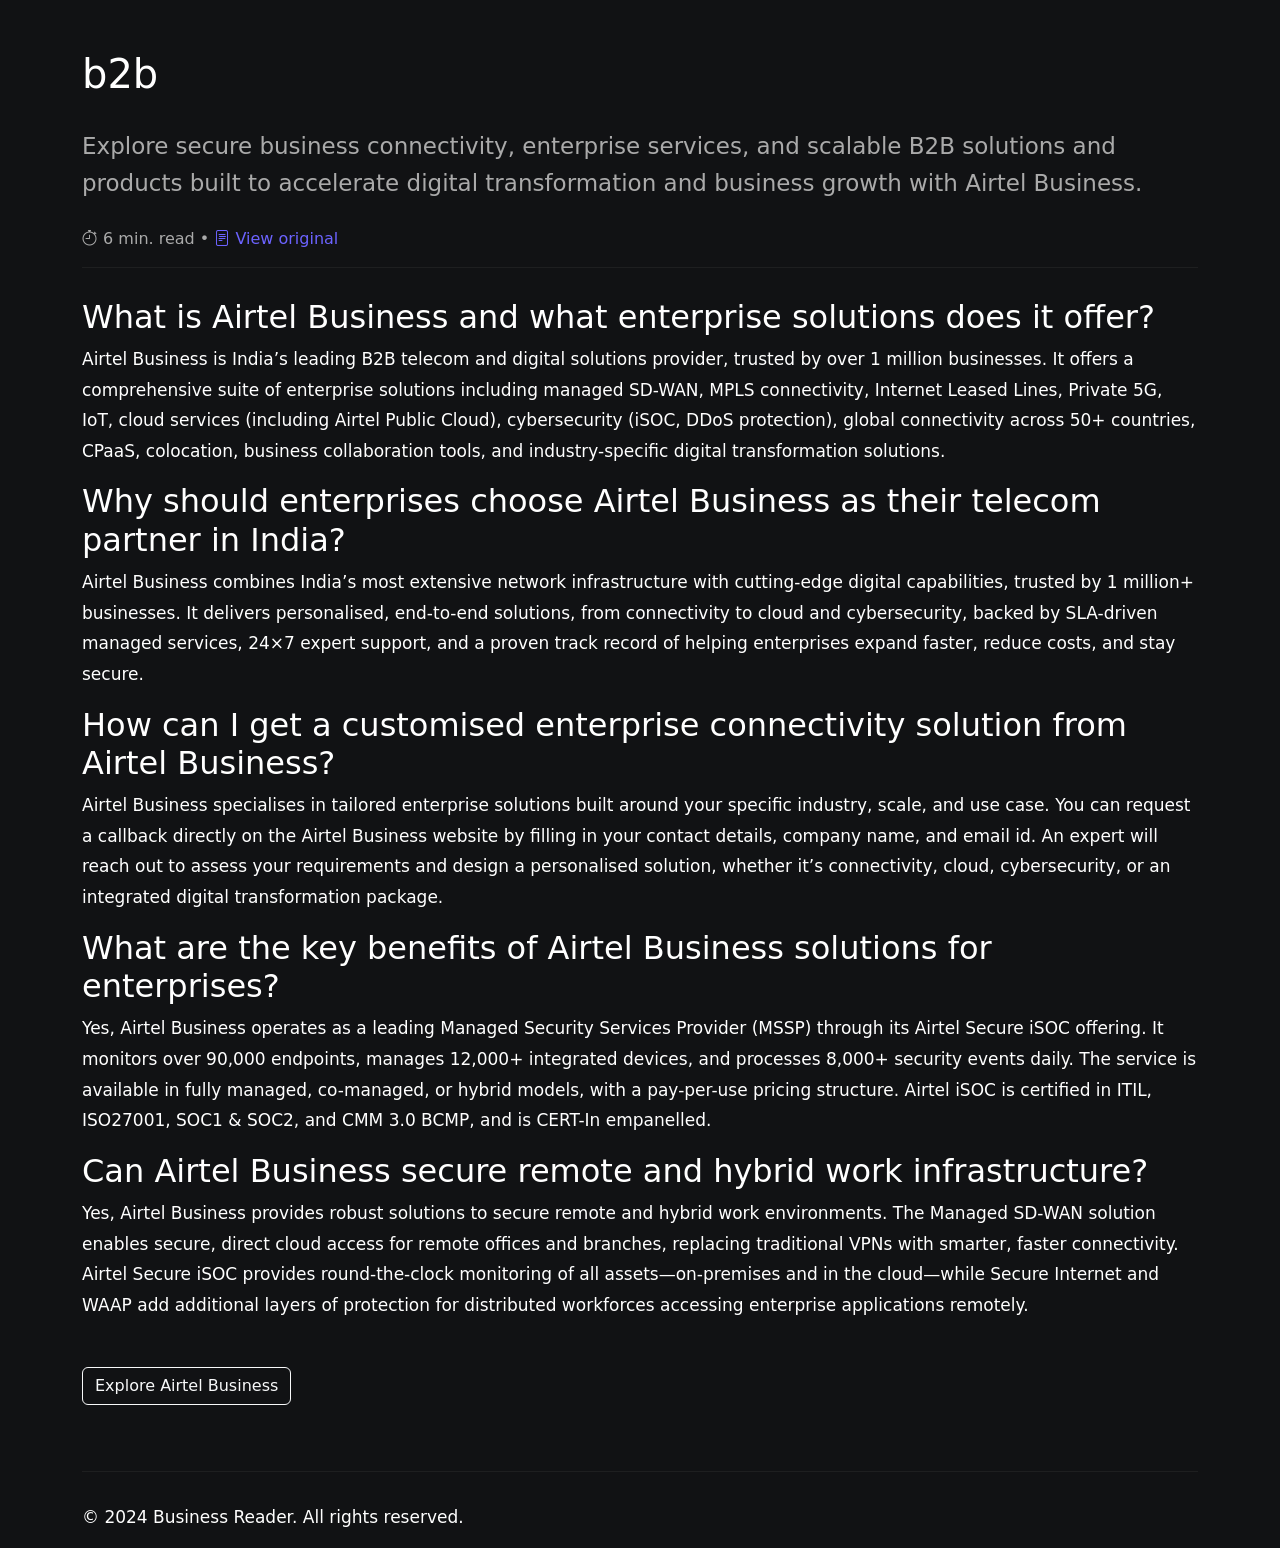
<file: business-reader.html>
<!DOCTYPE html>
<html lang="en">

<head>
    <meta charset="UTF-8">
    <meta name="viewport" content="width=device-width, initial-scale=1.0">
    <title>Airtel Business - b2b </title>
    <link href="https://cdn.jsdelivr.net/npm/bootstrap@5.3.3/dist/css/bootstrap.min.css" rel="stylesheet">
    <link rel="stylesheet" href="https://cdn.jsdelivr.net/npm/bootstrap-icons@1.13.1/font/bootstrap-icons.min.css">
    <link rel="stylesheet" href="business-reader.css">
</head>

<body>
    <header>
        <div class="container">
            <h1>b2b</h1>
            <p class="intro">
                Explore secure business connectivity, enterprise services, and scalable B2B solutions and products built
                to accelerate digital transformation and business growth with Airtel Business.
            </p>
            <div class="info">
                <span>
                    <i class="bi bi-stopwatch"></i>
                    6 min. read
                </span>

                <span class="separator">•</span>

                <a href="business.html">
                    <i class="bi bi-file-text"></i>
                    View original
                </a>
                <hr>
            </div>
        </div>
    </header>
    <section>
        <div class="container">
            <div class="row">
                <div class="col-12 col-8 col-6">
                    <h2>What is Airtel Business and what enterprise solutions does it offer?</h2>
                    <p>Airtel Business is India’s leading B2B telecom and digital solutions provider, trusted by over 1
                        million businesses. It offers a comprehensive suite of enterprise solutions including managed
                        SD-WAN, MPLS connectivity, Internet Leased Lines, Private 5G, IoT, cloud services (including
                        Airtel Public Cloud), cybersecurity (iSOC, DDoS protection), global connectivity across 50+
                        countries, CPaaS, colocation, business collaboration tools, and industry-specific digital
                        transformation solutions.</p>
                    <h2>Why should enterprises choose Airtel Business as their telecom partner in India?</h2>
                    <p>Airtel Business combines India’s most extensive network infrastructure with cutting-edge digital
                        capabilities, trusted by 1 million+ businesses. It delivers personalised, end-to-end solutions,
                        from connectivity to cloud and cybersecurity, backed by SLA-driven managed services, 24×7 expert
                        support, and a proven track record of helping enterprises expand faster, reduce costs, and stay
                        secure.</p>
                    <h2>How can I get a customised enterprise connectivity solution from Airtel Business?</h2>
                    <p>Airtel Business specialises in tailored enterprise solutions built around your specific industry,
                        scale, and use case. You can request a callback directly on the Airtel Business website by
                        filling in your contact details, company name, and email id. An expert will reach out to assess
                        your requirements and design a personalised solution, whether it’s connectivity, cloud,
                        cybersecurity, or an integrated digital transformation package.</p>
                    <h2>What are the key benefits of Airtel Business solutions for enterprises?</h2>
                    <p>Yes, Airtel Business operates as a leading Managed Security Services Provider (MSSP) through its
                        Airtel Secure iSOC offering. It monitors over 90,000 endpoints, manages 12,000+ integrated
                        devices, and processes 8,000+ security events daily. The service is available in fully managed,
                        co-managed, or hybrid models, with a pay-per-use pricing structure. Airtel iSOC is certified in
                        ITIL, ISO27001, SOC1 & SOC2, and CMM 3.0 BCMP, and is CERT-In empanelled.</p>
                    <h2>Can Airtel Business secure remote and hybrid work infrastructure?</h2>
                    <p>Yes, Airtel Business provides robust solutions to secure remote and hybrid work environments. The
                        Managed SD-WAN solution enables secure, direct cloud access for remote offices and branches,
                        replacing traditional VPNs with smarter, faster connectivity. Airtel Secure iSOC provides
                        round-the-clock monitoring of all assets—on-premises and in the cloud—while Secure Internet and
                        WAAP add additional layers of protection for distributed workforces accessing enterprise
                        applications remotely.</p>
                </div>
            </div>
        </div>
    </section>
    <footer>
        <div class="container">
            <div class="row">
                <div class="col">
                    <button type="button" class="btn btn-outline-light" onclick="window.location.href='business.html'">Explore Airtel Business</button>
                    <hr>
                    <p>&copy; 2024 Business Reader. All rights reserved.</p>
                </div>
            </div>
        </div>
    </footer>
    <script src="https://cdn.jsdelivr.net/npm/bootstrap@5.3.3/dist/js/bootstrap.bundle.min.js"></script>
</body>

</html>
</file>
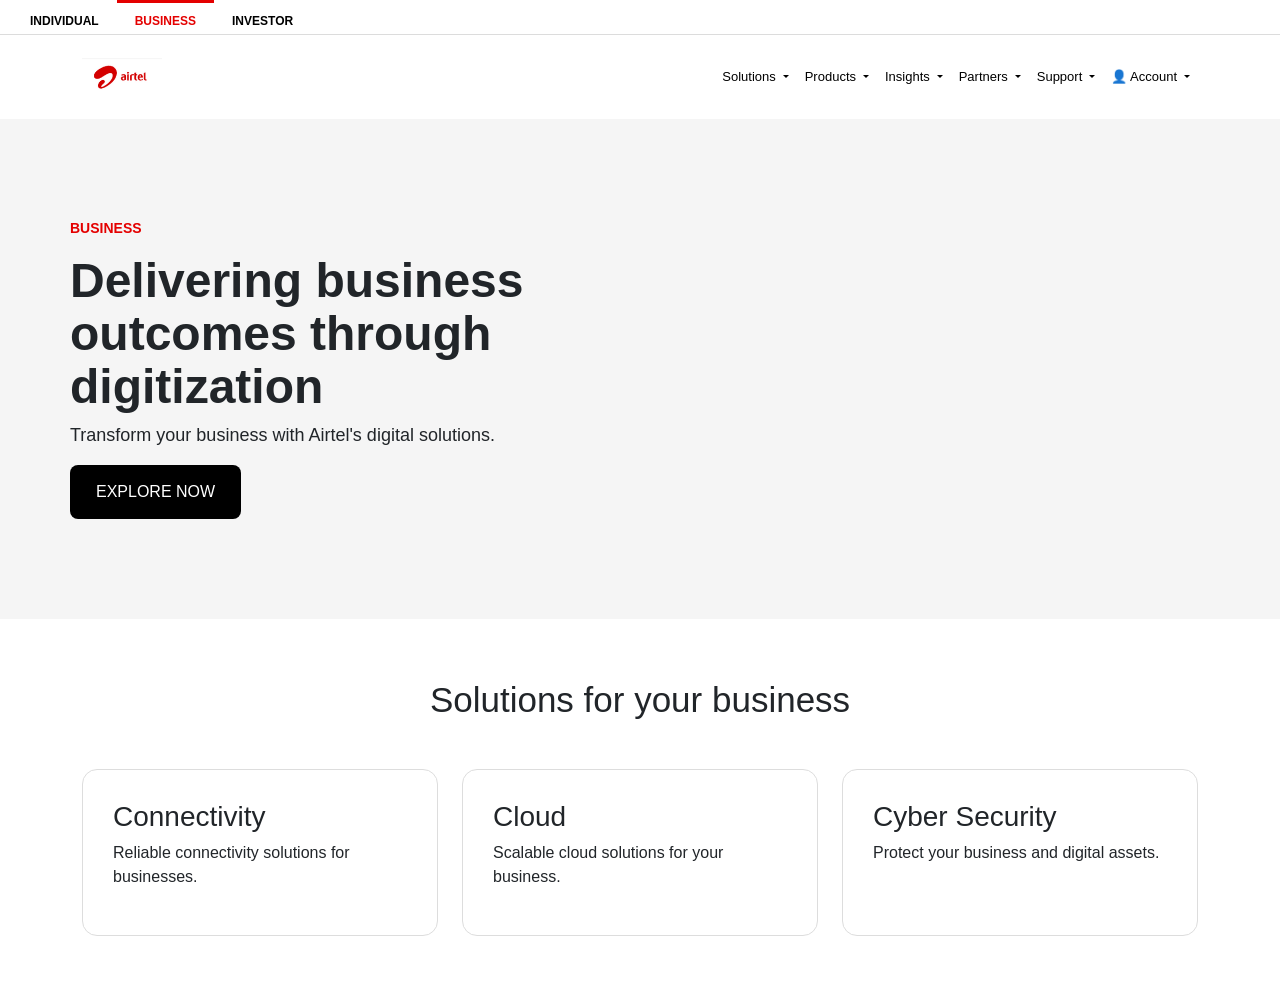
<file: business.html>
<!DOCTYPE html>
<html lang="en">

<head>
    <meta charset="UTF-8">
    <meta name="viewport" content="width=device-width, initial-scale=1.0">

    <title>Airtel Business</title>

    <!-- Bootstrap CSS -->
    <link href="https://cdn.jsdelivr.net/npm/bootstrap@5.3.3/dist/css/bootstrap.min.css" rel="stylesheet">

    <!-- Your CSS -->
    <link rel="stylesheet" href="business.css">
</head>

<body>

    <div id="content">


        <div id="top">

            <div class="container-fluid">

                <ul class="nav">

                    <li class="nav-item">
                        <a class="nav-link"
                           href="index.html">
                            INDIVIDUAL
                        </a>
                    </li>

                    <li class="nav-item">
                        <a class="nav-link active"
                           href="business.html">
                            BUSINESS
                        </a>
                    </li>

                    <li class="nav-item">
                        <a class="nav-link"
                           href="#">
                            INVESTOR
                        </a>
                    </li>

                </ul>

            </div>

        </div>



        <nav class="navbar navbar-expand-lg bg-white">

            <div class="container">


                <a class="navbar-brand" href="#">

                    <img src="airtel.png"
                         alt="Airtel Logo"
                         width="80">

                </a>



                <button class="navbar-toggler"
                        type="button"
                        data-bs-toggle="collapse"
                        data-bs-target="#mainMenu">

                    <span class="navbar-toggler-icon"></span>

                </button>



                <div class="collapse navbar-collapse" id="mainMenu">

                    <ul class="navbar-nav ms-auto">



                        <li class="nav-item dropdown">

                            <a class="nav-link dropdown-toggle"
                               href="#"
                               data-bs-toggle="dropdown">

                                Solutions

                            </a>

                            <ul class="dropdown-menu">

                                <li>
                                    <a class="dropdown-item" href="#">
                                        Wi-Fi Bill Payment
                                    </a>
                                </li>

                            </ul>

                        </li>



                        <li class="nav-item dropdown">

                            <a class="nav-link dropdown-toggle"
                               href="#"
                               data-bs-toggle="dropdown">

                                Products

                            </a>

                            <ul class="dropdown-menu">

                                <li>
                                    <a class="dropdown-item" href="#">
                                        Port to Postpaid
                                    </a>
                                </li>

                            </ul>

                        </li>



                        <li class="nav-item dropdown">

                            <a class="nav-link dropdown-toggle"
                               href="#"
                               data-bs-toggle="dropdown">

                                Insights

                            </a>

                            <ul class="dropdown-menu">

                                <li>
                                    <a class="dropdown-item" href="#">
                                        Recharge
                                    </a>
                                </li>

                            </ul>

                        </li>



                        <li class="nav-item dropdown">

                            <a class="nav-link dropdown-toggle"
                               href="#"
                               data-bs-toggle="dropdown">

                                Partners

                            </a>

                            <ul class="dropdown-menu">

                                <li>
                                    <a class="dropdown-item" href="#">
                                        DTH Recharge
                                    </a>
                                </li>

                            </ul>

                        </li>



                        <li class="nav-item dropdown">

                            <a class="nav-link dropdown-toggle"
                               href="#"
                               data-bs-toggle="dropdown">

                                Support

                            </a>

                            <ul class="dropdown-menu">

                                <li>
                                    <a class="dropdown-item" href="#">
                                        💬 Chat or Raise a Complaint
                                    </a>
                                </li>

                                <li>
                                    <a class="dropdown-item" href="#">
                                        🔍 Find Nearby Store
                                    </a>
                                </li>

                                <li>
                                    <a class="dropdown-item" href="#">
                                        ➡️ Explore Airtel App
                                    </a>
                                </li>

                            </ul>

                        </li>



                        <li class="nav-item dropdown">

                            <a class="nav-link dropdown-toggle"
                               href="#"
                               data-bs-toggle="dropdown">

                                👤 Account

                            </a>

                            <ul class="dropdown-menu">

                                <li>
                                    <a class="dropdown-item"
                                       href="login.html">
                                        📱 Login
                                    </a>
                                </li>

                                <li>
                                    <a class="dropdown-item" href="#">
                                        ₹ Recharge
                                    </a>
                                </li>

                                <li>
                                    <a class="dropdown-item" href="#">
                                        🔔 DND? Report Now
                                    </a>
                                </li>

                            </ul>

                        </li>

                    </ul>

                </div>

            </div>

        </nav>



        <section class="business-hero">

            <div class="container">

                <div class="row align-items-center">

                    <div class="col-lg-7 hero-text">

                        <p class="business-label">
                            BUSINESS
                        </p>

                        <h1>
                            Delivering business outcomes through digitization
                        </h1>

                        <p>
                            Transform your business with Airtel's digital solutions.
                        </p>

                        <button class="btn explore-btn">
                            EXPLORE NOW
                        </button>

                    </div>

                </div>

            </div>

        </section>



        <section class="business-section">

            <div class="container">

                <h2 class="text-center">
                    Solutions for your business
                </h2>


                <div class="row g-4 mt-4">



                    <div class="col-md-4">

                        <div class="business-card h-100">

                            <h3>
                                Connectivity
                            </h3>

                            <p>
                                Reliable connectivity solutions for businesses.
                            </p>

                        </div>

                    </div>



                    <div class="col-md-4">

                        <div class="business-card h-100">

                            <h3>
                                Cloud
                            </h3>

                            <p>
                                Scalable cloud solutions for your business.
                            </p>

                        </div>

                    </div>



                    <div class="col-md-4">

                        <div class="business-card h-100">

                            <h3>
                                Cyber Security
                            </h3>

                            <p>
                                Protect your business and digital assets.
                            </p>

                        </div>

                    </div>

                </div>

            </div>

        </section>

    </div>



    <script src="https://cdn.jsdelivr.net/npm/bootstrap@5.3.3/dist/js/bootstrap.bundle.min.js"></script>

    </script>

</body>

</html>
</file>
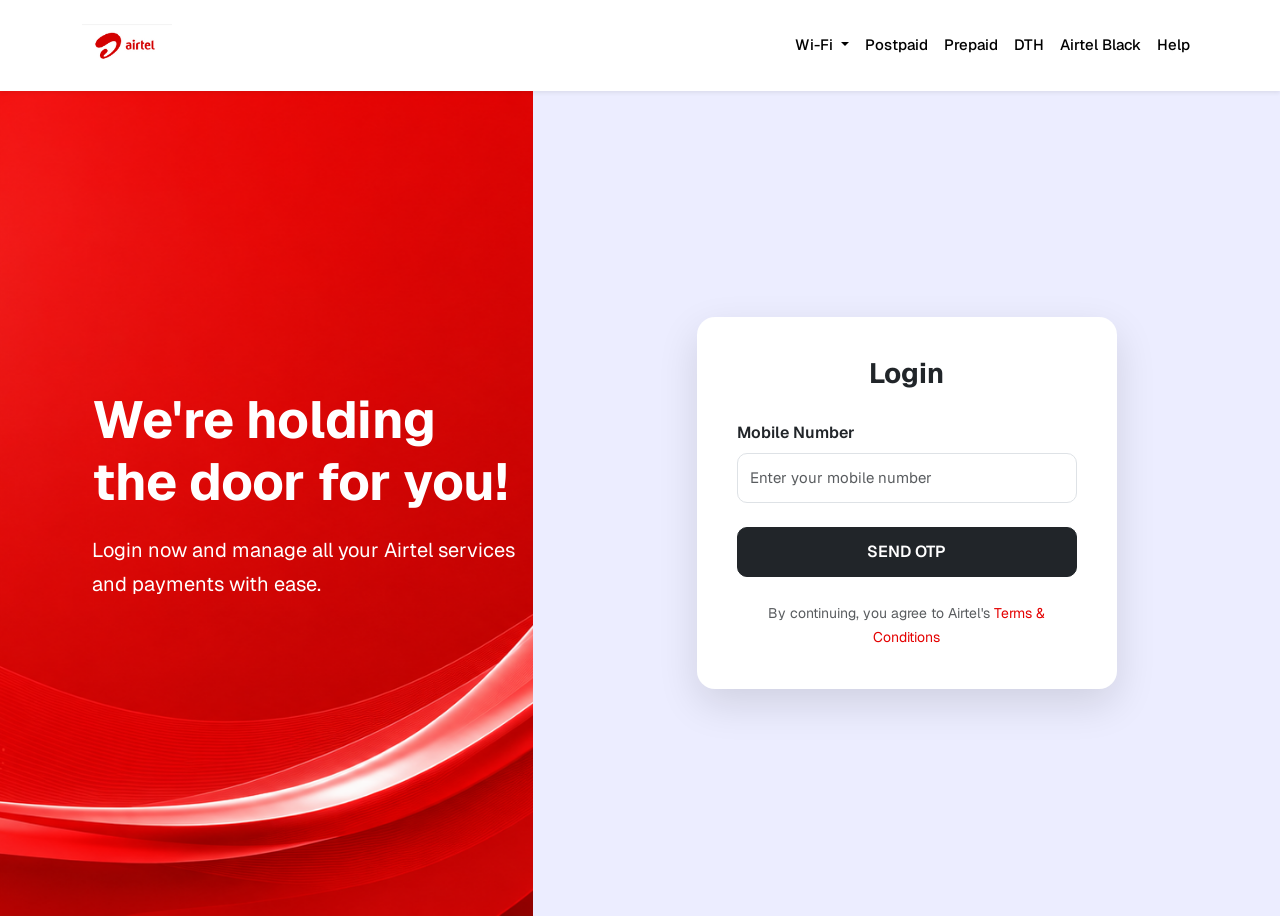
<file: login.html>
<!DOCTYPE html>
<html lang="en">

<head>
    <meta charset="UTF-8">
    <meta name="viewport" content="width=device-width, initial-scale=1.0">
    <title>Airtel Login</title>


    <link href="https://cdn.jsdelivr.net/npm/bootstrap@5.3.8/dist/css/bootstrap.min.css" rel="stylesheet">


    <link rel="preconnect" href="https://fonts.googleapis.com">
    <link rel="preconnect" href="https://fonts.gstatic.com" crossorigin>
    <link href="https://fonts.googleapis.com/css2?family=Geist:wght@100..900&display=swap" rel="stylesheet">


    <link rel="stylesheet" href="https://cdn.jsdelivr.net/npm/bootstrap-icons@1.13.1/font/bootstrap-icons.min.css">

    <link rel="stylesheet" href="login.css">
</head>

<body>

    <!-- Navbar -->

    <nav class="navbar navbar-expand-lg navbar-light bg-white shadow-sm">
        <div class="container">

            <a class="navbar-brand" href="#">
                <img src="airtel.png" alt="Airtel Logo">
            </a>

            <button class="navbar-toggler" type="button" data-bs-toggle="collapse" data-bs-target="#navbarNav">

                <span class="navbar-toggler-icon"></span>

            </button>

            <div class="collapse navbar-collapse" id="navbarNav">

                <ul class="navbar-nav ms-auto">

                    <li class="nav-item dropdown">
                        <a class="nav-link dropdown-toggle" href="#" data-bs-toggle="dropdown">
                            Wi-Fi
                        </a>
                        <ul class="dropdown-menu">
                            <li><a class="dropdown-item" href="#">Wi-Fi Bill Payment</a></li>
                            <li><a class="dropdown-item" href="#">Wi-Fi Plans</a></li>
                            <li><a class="dropdown-item" href="#">New Connection</a></li>
                        </ul>
                    </li>

                    <li class="nav-item">
                        <a class="nav-link" href="#">Postpaid</a>
                    </li>

                    <li class="nav-item">
                        <a class="nav-link" href="#">Prepaid</a>
                    </li>

                    <li class="nav-item">
                        <a class="nav-link" href="#">DTH</a>
                    </li>

                    <li class="nav-item">
                        <a class="nav-link" href="#">Airtel Black</a>
                    </li>

                    <li class="nav-item">
                        <a class="nav-link" href="#">Help</a>
                    </li>

                </ul>

            </div>

        </div>
    </nav>

    <!-- Login Section -->

    <section class="login-page">

        <div class="container-fluid">

            <div class="row">

                <!-- Left -->

                <div class="col-lg-5 login-left d-flex align-items-center">

                    <div class="login-content">

                        <h1>
                            We're holding the door for you!
                        </h1>

                        <p>
                            Login now and manage all your Airtel services and payments with ease.
                        </p>

                    </div>

                </div>

                <!-- Right -->

                <div class="col-lg-7 login-right d-flex justify-content-center align-items-center">

                    <div class="card login-card">

                        <h3>Login</h3>

                        <form>

                            <div class="mb-4">

                                <label class="form-label">
                                    Mobile Number
                                </label>

                                <input type="tel" class="form-control" placeholder="Enter your mobile number">

                            </div>

                            <button class="btn btn-dark w-100">
                                SEND OTP
                            </button>

                        </form>

                        <div class="text-center mt-4">

                            <small class="text-muted">

                                By continuing, you agree to Airtel's

                                <a href="#">Terms & Conditions</a>

                            </small>

                        </div>

                    </div>

                </div>

            </div>

        </div>

    </section>

    <!-- Bootstrap JS -->

    <script src="https://cdn.jsdelivr.net/npm/bootstrap@5.3.8/dist/js/bootstrap.bundle.min.js"></script>

</body>

</html>
</file>
<file: business-reader.css>
body{
    background-color:#111214;
    color:white;
}
h1{
    margin-top:50px;
    margin-bottom: 30px;
    font-size: 40px;
}
.intro{
    color: #aaa;   
    font-size: 23px;
    line-height: 1.6; 
}
.info{
    color:#aaa;
    margin-top: 25px;
    margin-bottom: 25px;
}
.info a{
    color:#6c63ff;
    text-decoration: none;
}
hr{
    border-color: #444;
    margin-bottom: 30px;
    line-height: 2;
}
h3{
    font-size: 23px;
    margin-top: 20px;
}
p{
    font-size: 17px;
    line-height: 1.8;
}
.btn{
    margin-top: 30px;
    margin-bottom:50px;
}
</file>
<file: business.css>
body {
    margin: 0;
    padding: 0;
    font-family: Arial, sans-serif;
}


/* TOP HEADER */

#top {
    height: 35px;
    border-bottom: 1px solid #dcdcdc;
}


/* TOP HEADER LINKS */

#top .nav-link {
    color: black;
    font-size: 12px;
    font-weight: bold;
    padding: 9px 18px;
    border-top: 3px solid transparent;
}


/* ACTIVE BUSINESS */

#top .nav-link.active {
    color: #e40000;
    border-top: 3px solid #e40000;
}


/* HOVER */

#top .nav-link:hover {
    color: #e40000;
    border-top: 3px solid #e40000;
}


/* MAIN NAVBAR */

.navbar {
    min-height: 70px;
}


/* LOGO */

.navbar-brand img {
    height: auto;
}


/* MENU */

.navbar .nav-link {
    color: black;
    font-size: 13px;
    padding: 24px 18px;
}


/* MENU HOVER */

.navbar .nav-link:hover {
    color: #e40000;
}


/* DROPDOWN */

.dropdown-menu {
    border-radius: 12px;
    box-shadow: 0 8px 20px rgba(0, 0, 0, .15);
    border: 1px solid #dcdcdc;
}


/* DROPDOWN ITEMS */

.dropdown-item {
    font-size: 12px;
    padding: 10px 15px;
}


/* DROPDOWN HOVER */

.dropdown-item:hover {
    color: #e40000;
    background: #f5f5f5;
}


/* HERO */

.business-hero {
    min-height: 500px;
    background: #f5f5f5;

    display: flex;
    align-items: center;
}


/* HERO TEXT */

.hero-text {
    padding: 60px 0;
}


.business-label {
    font-size: 14px;
    font-weight: bold;
    color: #e40000;
}


.hero-text h1 {
    font-size: 48px;
    line-height: 1.1;
    font-weight: bold;
}


.hero-text > p:not(.business-label) {
    font-size: 18px;
}


/* BUTTON */

.explore-btn {
    background: black;
    color: white;

    padding: 14px 25px;

    border-radius: 8px;
}


.explore-btn:hover {
    background: #e40000;
    color: white;
}


/* BUSINESS SECTION */

.business-section {
    padding: 60px 0;
}


.business-section h2 {
    font-size: 35px;
}


/* BUSINESS CARD */

.business-card {
    padding: 30px;

    border: 1px solid #ddd;

    border-radius: 15px;

    background: white;

    transition: 0.3s;
}


/* CARD HOVER */

.business-card:hover {
    border-color: #e40000;

    box-shadow: 0 8px 20px rgba(0, 0, 0, .1);
}
</file>
<file: login.css>
* {
    margin: 0;
    padding: 0;
    box-sizing: border-box;
}

body {
    font-family: "Geist", sans-serif;
    background: #fff;
}

.navbar {
    background: #fff;
    min-height: 75px;
    box-shadow: 0 2px 8px rgba(0, 0, 0, .08);
}

.navbar-brand img {
    height: 42px;
    width: auto;
}

.navbar-nav .nav-link {
    color: #000;
    font-size: 15px;
    font-weight: 500;
    padding: 26px 12px;
}

.navbar-nav .nav-link:hover {
    color: #e40000;
}

.dropdown-menu {
    border: none;
    border-radius: 12px;
    box-shadow: 0 10px 25px rgba(0, 0, 0, .15);
}

.dropdown-item {
    padding: 12px 18px;
}

.dropdown-item:hover {
    background: #fff5f5;
    color: #e40000;
}

.login-page {
    margin-top: 0;
}

.login-left {
    min-height: calc(100vh - 75px);
    background: url("left.png") center center/cover no-repeat;
    color: #fff;
}

.login-content {
    max-width: 450px;
    margin-left: 80px;
}

.login-content h1 {
    font-size: 52px;
    font-weight: 700;
    line-height: 1.2;
    margin-bottom: 20px;
}

.login-content p {
    font-size: 20px;
    line-height: 1.7;
}

.login-right {
    min-height: calc(100vh - 75px);
    background: #ECEDFF;
}

.login-card {
    width: 100%;
    max-width: 420px;
    border: none;
    border-radius: 18px;
    padding: 40px;
    background: #fff;
    box-shadow: 0 15px 40px rgba(0, 0, 0, .12);
}

.login-card h3 {
    text-align: center;
    font-weight: 700;
    margin-bottom: 30px;
}

.form-label {
    font-weight: 600;
    margin-bottom: 8px;
}

.form-control {
    height: 50px;
    border-radius: 10px;
    font-size: 15px;
    box-shadow: none;
}

.form-control:focus {
    border-color: #e40000;
    box-shadow: 0 0 0 .2rem rgba(228, 0, 0, .15);
}

.btn-dark {
    height: 50px;
    border-radius: 10px;
    font-size: 16px;
    font-weight: 600;
    transition: .3s;
}

.btn-dark:hover {
    background: #e40000;
    border-color: #e40000;
}

.login-card a {
    color: #e40000;
    text-decoration: none;
}

.login-card a:hover {
    text-decoration: underline;
}

@media (max-width:991px) {

    .login-left {
        min-height: 350px;
        justify-content: center !important;
        text-align: center;
    }

    .login-content {
        margin: 40px auto;
        padding: 20px;
    }

    .login-content h1 {
        font-size: 36px;
    }

    .login-content p {
        font-size: 18px;
    }
    .login-right {
        padding: 40px 20px;
    }

    .login-card {
        max-width: 100%;
    }

}

@media (max-width:576px) {

    .login-content h1 {
        font-size: 30px;
    }

    .login-content p {
        font-size: 16px;
    }

    .login-card {
        padding: 25px;
    }

}
</file>
